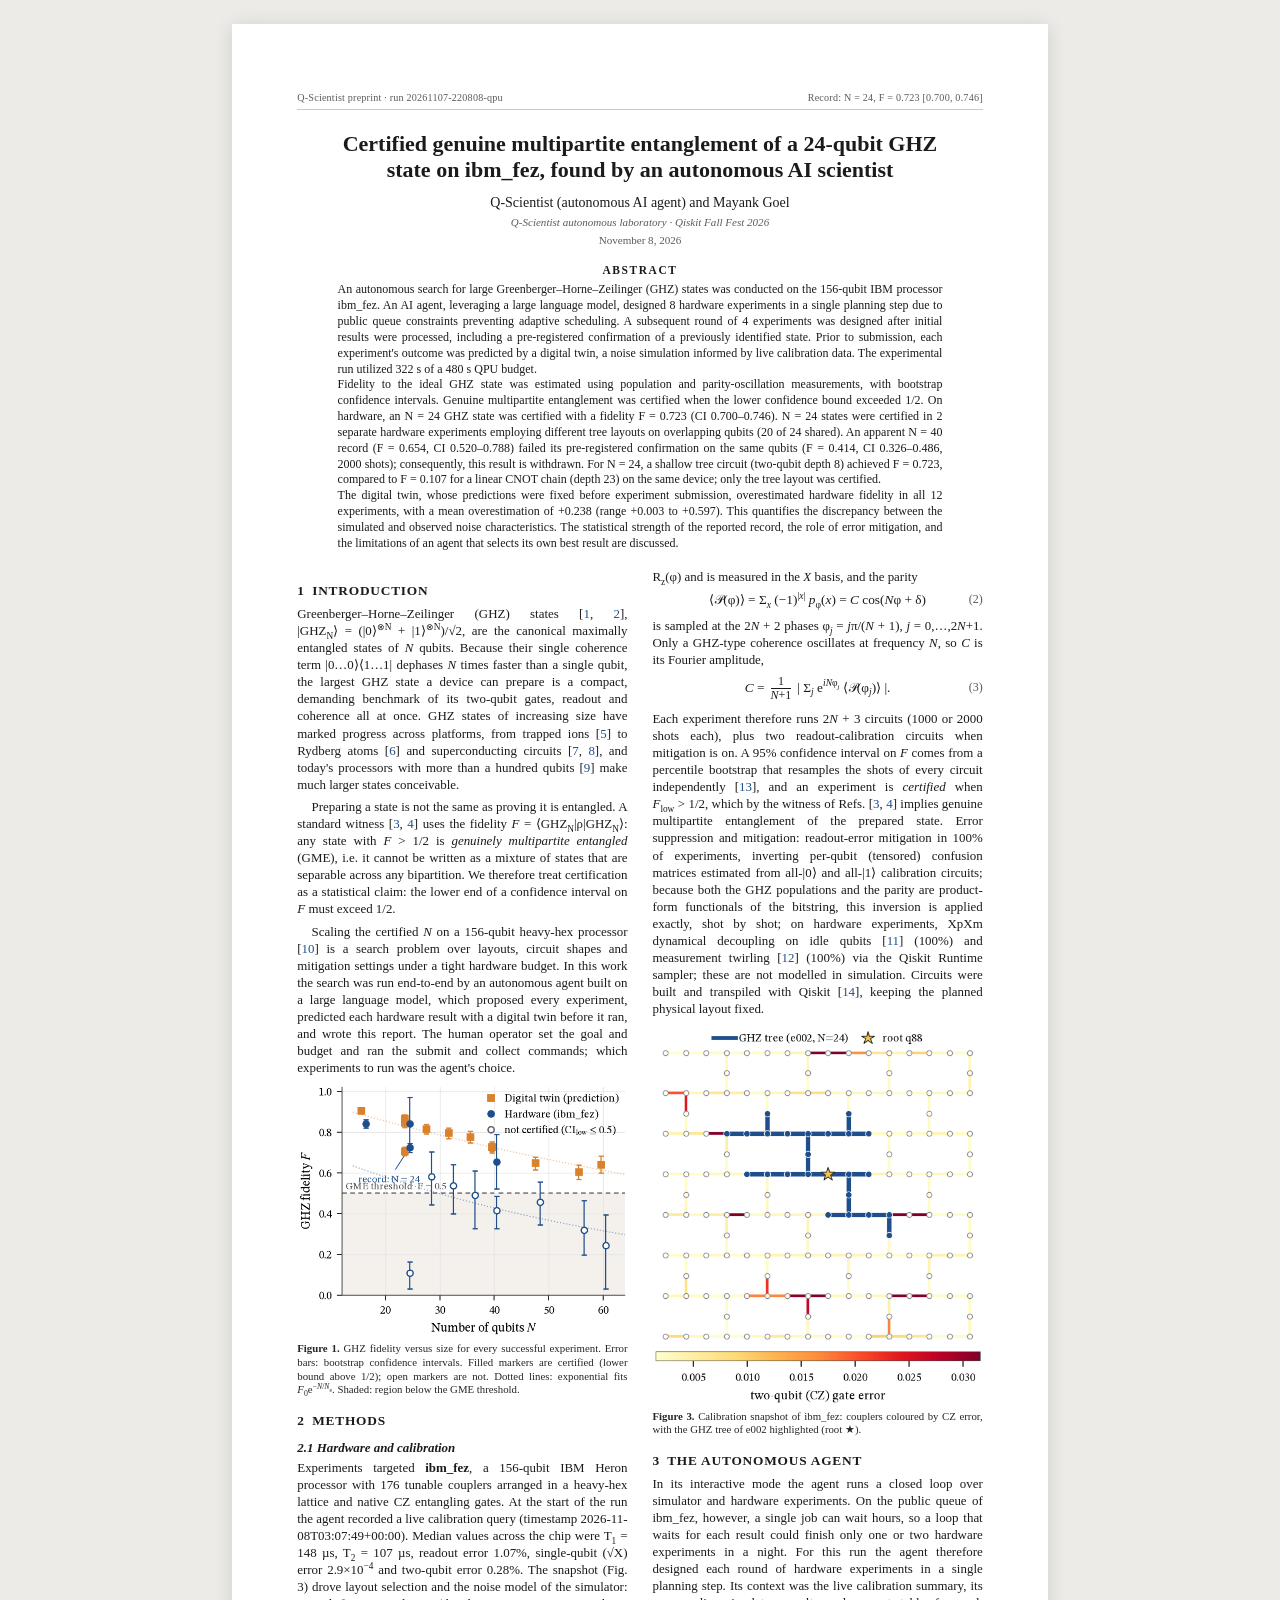
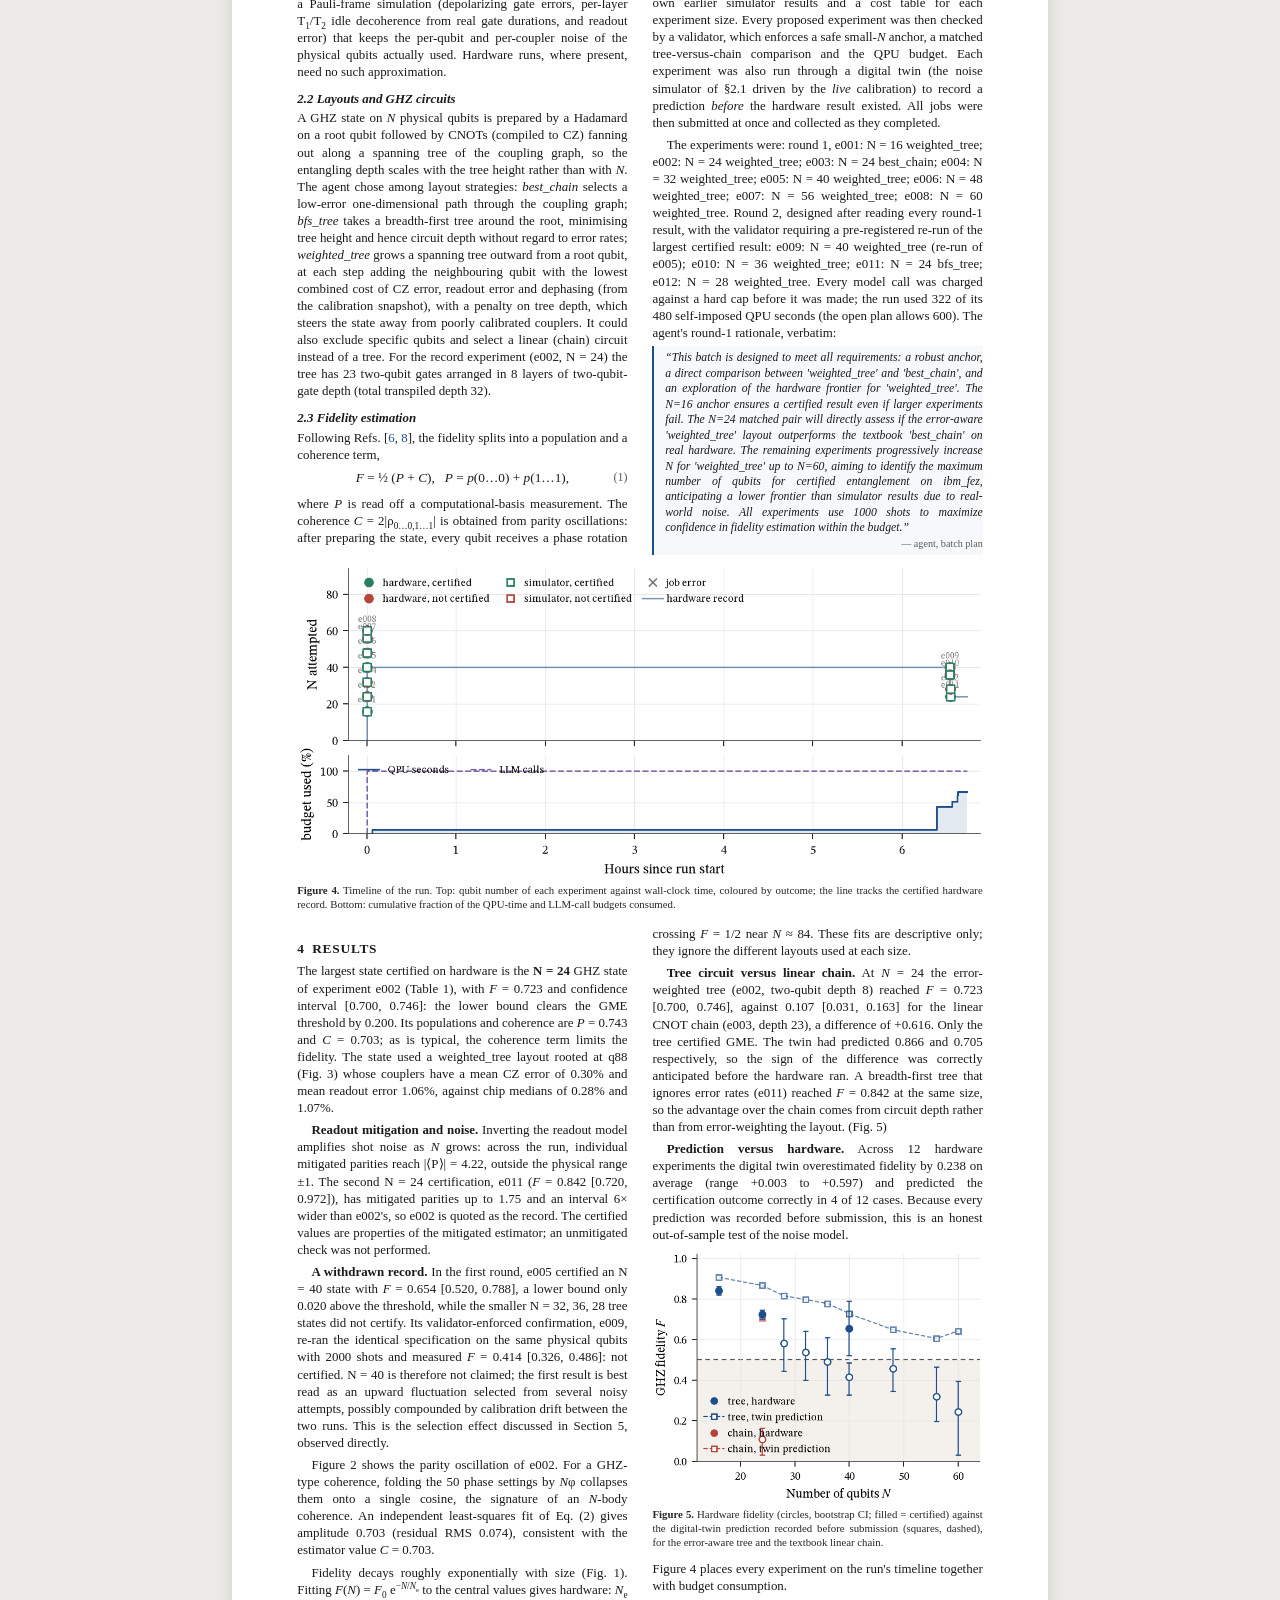
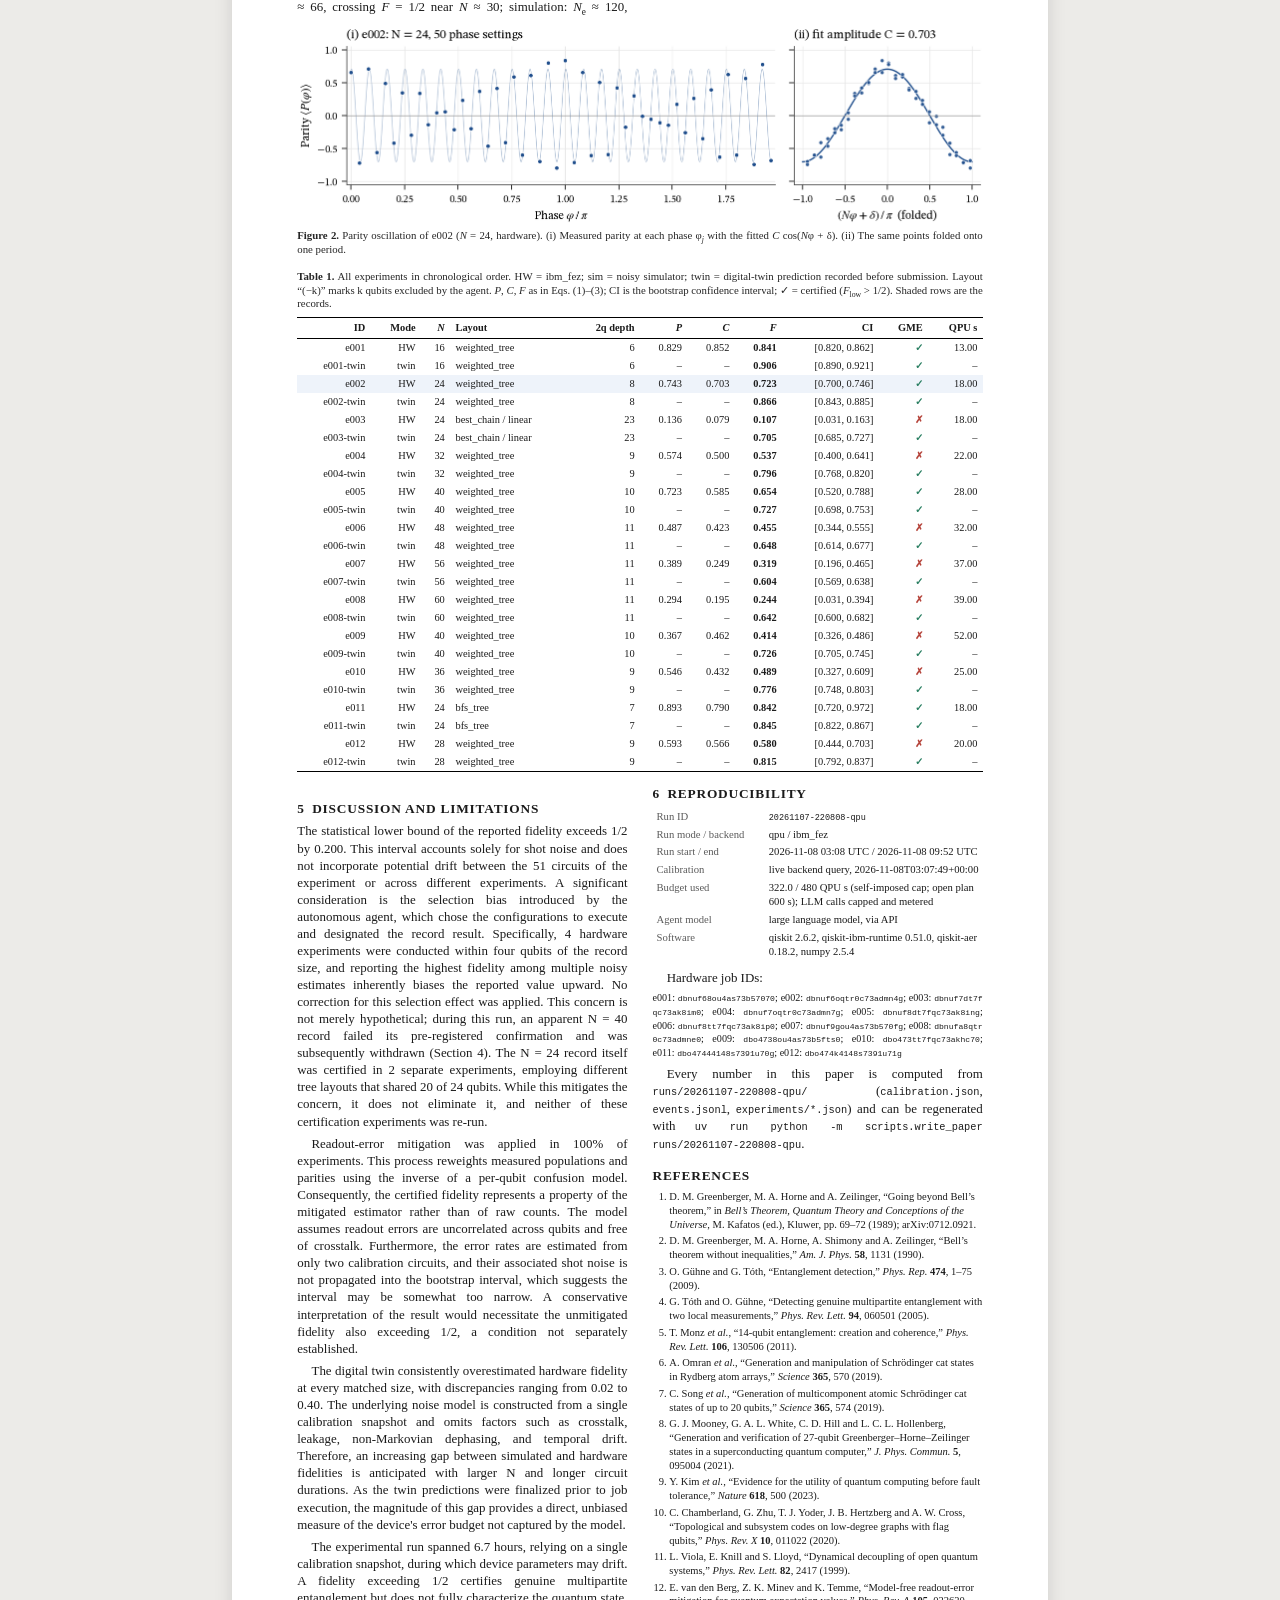
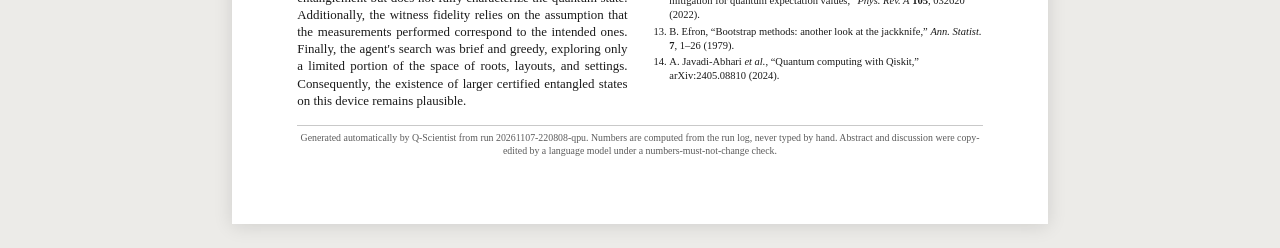
<file: runs/20261107-220808-qpu/paper/paper.html>
<!doctype html>
<html lang="en"><head><meta charset="utf-8">
<meta name="viewport" content="width=device-width, initial-scale=1">
<title>Certified genuine multipartite entanglement of a 24-qubit GHZ state on ibm_fez, found by an autonomous AI scientist</title>
<style>
@page { size: Letter; margin: 0.7in 0.68in 0.75in 0.68in;
  @bottom-center { content: counter(page); font: 8pt 'STIX Two Text', 'Times New Roman', serif; color: #555; } }
:root { --ink: #1b1b1b; --dim: #5b5b5b; --rule: #c9c9c9; --accent: #1f4e8c; }
* { box-sizing: border-box; }
html { background: #ecebe8; }
body { font-family: 'STIX Two Text', 'Times New Roman', Times, serif; font-size: 9.7pt; line-height: 1.32;
  color: var(--ink); background: #fff; max-width: 8.5in; margin: 24px auto; padding: 0.7in 0.68in;
  box-shadow: 0 2px 18px rgba(0,0,0,.12); font-kerning: normal; font-variant-numeric: lining-nums; }
@media print { html { background: #fff; } body { margin: 0; padding: 0; box-shadow: none; max-width: none; } }
.preprint { display: flex; justify-content: space-between; font-size: 7.6pt; color: var(--dim);
  border-bottom: 0.6pt solid var(--rule); padding-bottom: 3pt; margin-bottom: 16pt; letter-spacing: .02em; }
h1 { font-size: 16.5pt; line-height: 1.2; text-align: center; margin: 0 0.25in 8pt; font-weight: 600; }
.authors { text-align: center; font-size: 10.5pt; margin-bottom: 2pt; }
.affil { text-align: center; font-size: 8.3pt; color: var(--dim); font-style: italic; margin-bottom: 2pt; }
.date { text-align: center; font-size: 8.3pt; color: var(--dim); margin-bottom: 12pt; }
.abstract { margin: 0 0.42in 12pt; font-size: 9pt; text-align: justify; hyphens: auto; }
.abstract p { margin: 0; text-indent: 0; }
.abstract h2 { font-size: 8.6pt; text-align: center; text-transform: uppercase; letter-spacing: .14em; margin: 0 0 3pt; }
.cols { column-count: 2; column-gap: 0.26in; text-align: justify; hyphens: auto; orphans: 3; widows: 3; }
h2 { font-size: 10pt; text-transform: uppercase; letter-spacing: .06em; font-weight: 700; margin: 11pt 0 4pt;
  break-after: avoid; text-align: left; }
h3 { font-size: 9.7pt; font-style: italic; font-weight: 600; margin: 7pt 0 2pt; break-after: avoid; text-align: left; }
p { margin: 0 0 4pt; text-indent: 1.1em; }
h2 + p, h3 + p, .eq + p, figure + p, blockquote + p { text-indent: 0; }
.eq { display: flex; justify-content: center; align-items: center; position: relative; margin: 5pt 0 6pt;
  font-size: 10pt; text-align: center; break-inside: avoid; }
.eqn { position: absolute; right: 0; color: var(--dim); font-size: 9pt; }
.frac { display: inline-flex; flex-direction: column; vertical-align: middle; text-align: center; margin: 0 2pt;
  font-size: 0.9em; line-height: 1.1; }
.frac > span:first-child { border-bottom: 0.6pt solid currentColor; padding: 0 2pt; }
.m { white-space: nowrap; }
sub, sup { font-size: 0.72em; line-height: 0; }
a { color: var(--accent); text-decoration: none; }
figure { margin: 6pt 0 8pt; break-inside: avoid; }
figure img { width: 100%; display: block; }
figure.wide { column-span: all; margin: 8pt 0 10pt; }
figcaption { font-size: 8.1pt; line-height: 1.28; margin-top: 3pt; text-align: justify; color: #262626; }
figure.table figcaption { margin: 0 0 4pt; }
blockquote { margin: 4pt 0 6pt; padding: 3pt 0 3pt 8pt; border-left: 1.6pt solid var(--accent);
  font-size: 8.8pt; break-inside: avoid; background: #f6f8fb; }
blockquote p { text-indent: 0; margin: 0; font-style: italic; }
blockquote footer { font-size: 7.6pt; color: var(--dim); text-align: right; margin-top: 1pt; }
table { border-collapse: collapse; width: 100%; font-size: 7.8pt; font-variant-numeric: tabular-nums; }
thead th { border-top: 0.9pt solid #000; border-bottom: 0.6pt solid #000; padding: 2.5pt 4pt; font-weight: 600; text-align: right; }
tbody td { padding: 1.6pt 4pt; text-align: right; white-space: nowrap; }
tbody tr:last-child td { border-bottom: 0.9pt solid #000; }
th.l, td.l { text-align: left; }
tr.rec td { background: #eef3fa; }
.ok { color: #2a7f62; font-weight: 700; } .no { color: #b5443b; font-weight: 700; } .err { color: #7a7a7a; font-style: italic; }
.dim { color: var(--dim); }
table.kv { font-size: 8pt; margin: 2pt 0 6pt; }
table.kv td { text-align: left; white-space: normal; padding: 1.4pt 3pt; vertical-align: top; border: 0; }
table.kv td:first-child { color: var(--dim); width: 34%; }
table.kv tr:last-child td { border-bottom: 0; }
code { font-family: 'SF Mono', Menlo, Consolas, monospace; font-size: 0.8em; }
.jobs code { word-break: break-all; }
p code { overflow-wrap: anywhere; }
.jobs { font-size: 7.6pt; text-indent: 0; }
ol.refs { font-size: 7.9pt; padding-left: 1.6em; margin: 0; text-align: left; }
ol.refs li { margin-bottom: 2pt; }
.colophon { column-span: all; margin-top: 12pt; padding-top: 4pt; border-top: 0.6pt solid var(--rule);
  font-size: 7.4pt; color: var(--dim); text-align: center; }
</style></head>
<body>
<div class="preprint"><span>Q-Scientist preprint · run 20261107-220808-qpu</span><span>Record: N = 24, F = 0.723 [0.700, 0.746]</span></div>
<h1>Certified genuine multipartite entanglement of a 24-qubit GHZ state on ibm_fez, found by an autonomous AI scientist</h1>
<div class="authors">Q-Scientist (autonomous AI agent) and Mayank Goel</div>
<div class="affil">Q-Scientist autonomous laboratory · Qiskit Fall Fest 2026</div>
<div class="date">November 8, 2026</div>
<div class="abstract"><h2>Abstract</h2><p>An autonomous search for large Greenberger–Horne–Zeilinger (GHZ) states was conducted on the 156-qubit IBM processor ibm_fez. An AI agent, leveraging a large language model, designed 8 hardware experiments in a single planning step due to public queue constraints preventing adaptive scheduling. A subsequent round of 4 experiments was designed after initial results were processed, including a pre-registered confirmation of a previously identified state. Prior to submission, each experiment's outcome was predicted by a digital twin, a noise simulation informed by live calibration data. The experimental run utilized 322 s of a 480 s QPU budget.</p>
<p>Fidelity to the ideal GHZ state was estimated using population and parity-oscillation measurements, with bootstrap confidence intervals. Genuine multipartite entanglement was certified when the lower confidence bound exceeded 1/2. On hardware, an N = 24 GHZ state was certified with a fidelity F = 0.723 (CI 0.700–0.746). N = 24 states were certified in 2 separate hardware experiments employing different tree layouts on overlapping qubits (20 of 24 shared). An apparent N = 40 record (F = 0.654, CI 0.520–0.788) failed its pre-registered confirmation on the same qubits (F = 0.414, CI 0.326–0.486, 2000 shots); consequently, this result is withdrawn. For N = 24, a shallow tree circuit (two-qubit depth 8) achieved F = 0.723, compared to F = 0.107 for a linear CNOT chain (depth 23) on the same device; only the tree layout was certified.</p>
<p>The digital twin, whose predictions were fixed before experiment submission, overestimated hardware fidelity in all 12 experiments, with a mean overestimation of +0.238 (range +0.003 to +0.597). This quantifies the discrepancy between the simulated and observed noise characteristics. The statistical strength of the reported record, the role of error mitigation, and the limitations of an agent that selects its own best result are discussed.</p></div>
<div class="cols">
<h2>1&ensp;Introduction</h2>

<p>Greenberger–Horne–Zeilinger (GHZ) states [<a href="#ref-ghz89">1</a>, <a href="#ref-ghz90">2</a>],
<span class="m">|GHZ<sub>N</sub>⟩ = (|0⟩<sup>⊗N</sup> + |1⟩<sup>⊗N</sup>)/√2</span>, are the canonical maximally
entangled states of <i>N</i> qubits. Because their single coherence term
|0…0⟩⟨1…1| dephases <i>N</i> times faster than a single qubit, the largest GHZ state a device can prepare is a
compact, demanding benchmark of its two-qubit gates, readout and coherence all at once. GHZ states of increasing
size have marked progress across platforms, from trapped ions [<a href="#ref-monz11">5</a>] to Rydberg atoms [<a href="#ref-omran19">6</a>]
and superconducting circuits [<a href="#ref-song19">7</a>, <a href="#ref-mooney21">8</a>], and today's processors with more than a hundred qubits [<a href="#ref-kim23">9</a>] make
much larger states conceivable.</p>
<p>Preparing a state is not the same as proving it is entangled. A standard witness [<a href="#ref-guhne09">3</a>, <a href="#ref-toth05">4</a>]
uses the fidelity <i>F</i> = ⟨GHZ<sub>N</sub>|ρ|GHZ<sub>N</sub>⟩: any state with <i>F</i> &gt; 1/2 is
<em>genuinely multipartite entangled</em> (GME), i.e. it cannot be written as a mixture of states that are
separable across any bipartition. We therefore treat certification as a statistical claim:
the lower end of a confidence interval on <i>F</i> must exceed 1/2.</p>
<p>Scaling the certified <i>N</i> on a 156-qubit heavy-hex processor [<a href="#ref-chamberland20">10</a>] is a search
problem over layouts, circuit shapes and mitigation settings under a tight hardware budget. In this work the
search was run end-to-end by an autonomous agent built on a large language model, which proposed every
experiment, predicted each hardware result with a digital twin before it ran, and wrote this report.
The human operator set the goal and budget and ran the submit and collect commands; which experiments to run was the agent's choice.</p>

<figure class="col"><img src="fig_fidelity_vs_n.png" alt="Figure 1"><figcaption><b>Figure 1.</b> GHZ fidelity versus size for every successful experiment. Error bars: bootstrap confidence intervals. Filled markers are certified (lower bound above 1/2); open markers are not. Dotted lines: exponential fits <i>F</i><sub>0</sub>e<sup>−<i>N</i>/<i>N</i><sub>e</sub></sup>. Shaded: region below the GME threshold.</figcaption></figure>
<h2>2&ensp;Methods</h2>

<h3>2.1 Hardware and calibration</h3>
<p>Experiments targeted <b>ibm_fez</b>, a 156-qubit IBM Heron processor with
176 tunable couplers arranged in a heavy-hex lattice and native CZ entangling gates.
At the start of the run the agent recorded a live calibration query (timestamp 2026-11-08T03:07:49+00:00).
Median values across the chip were
T<sub>1</sub> = 148 µs, T<sub>2</sub> = 107 µs,
readout error 1.07%,
single-qubit (√X) error 2.9×10<sup>−4</sup> and
two-qubit error 0.28%. The snapshot (Fig. 3) drove layout
selection and the noise model of the simulator: a Pauli-frame simulation (depolarizing gate errors, per-layer T<sub>1</sub>/T<sub>2</sub> idle
decoherence from real gate durations, and readout error) that keeps the per-qubit and per-coupler noise of
the physical qubits actually used. Hardware runs, where present, need no such approximation.</p>

<h3>2.2 Layouts and GHZ circuits</h3>
<p>A GHZ state on <i>N</i> physical qubits is prepared by a Hadamard on a root qubit followed by CNOTs
(compiled to CZ) fanning out along a spanning tree of the coupling graph, so the entangling depth scales with
the tree height rather than with <i>N</i>. The agent chose among layout strategies: <i>best_chain</i> selects a low-error one-dimensional path through the coupling graph; <i>bfs_tree</i> takes a breadth-first tree around the root, minimising tree height and hence circuit depth without regard to error rates; <i>weighted_tree</i> grows a spanning tree outward from a root qubit, at each step adding the neighbouring qubit with the lowest combined cost of CZ error, readout error and dephasing (from the calibration snapshot), with a penalty on tree depth, which steers the state away from poorly calibrated couplers.
It could also exclude specific qubits and select a linear (chain) circuit instead of a tree. For the record experiment (e002, N = 24) the tree has 23 two-qubit gates arranged in 8 layers of two-qubit-gate depth (total transpiled depth 32).</p>

<h3>2.3 Fidelity estimation</h3>
<p>Following Refs. [<a href="#ref-omran19">6</a>, <a href="#ref-mooney21">8</a>], the fidelity splits into a population and a coherence term,</p>
<div class="eq"><span><i>F</i> = ½ (<i>P</i> + <i>C</i>),&ensp; <i>P</i> = <i>p</i>(0…0) + <i>p</i>(1…1),</span><span class="eqn">(1)</span></div>
<p>where <i>P</i> is read off a computational-basis measurement. The coherence <i>C</i> = 2|ρ<sub>0…0,1…1</sub>| is
obtained from parity oscillations: after preparing the state, every qubit receives a phase rotation
R<sub>z</sub>(φ) and is measured in the <i>X</i> basis, and the parity</p>
<div class="eq"><span>⟨𝒫(φ)⟩ = Σ<sub><i>x</i></sub> (−1)<sup>|<i>x</i>|</sup> <i>p</i><sub>φ</sub>(<i>x</i>) = <i>C</i> cos(<i>N</i>φ + δ)</span><span class="eqn">(2)</span></div>
<p>is sampled at the 2<i>N</i> + 2 phases φ<sub><i>j</i></sub> = <i>j</i>π/(<i>N</i> + 1), <i>j</i> = 0,…,2<i>N</i>+1.
Only a GHZ-type coherence oscillates at frequency <i>N</i>, so <i>C</i> is its Fourier amplitude,</p>
<div class="eq"><span><i>C</i> = <span class="frac"><span>1</span><span><i>N</i>+1</span></span>
 | Σ<sub><i>j</i></sub> e<sup><i>iN</i>φ<sub><i>j</i></sub></sup> ⟨𝒫(φ<sub><i>j</i></sub>)⟩ |.</span><span class="eqn">(3)</span></div>
<p>Each experiment therefore runs 2<i>N</i> + 3 circuits (1000 or 2000 shots each), plus two readout-calibration circuits when
mitigation is on. A 95% confidence interval on <i>F</i> comes from a percentile bootstrap that resamples the shots of
every circuit independently [<a href="#ref-efron79">13</a>], and an experiment is <em>certified</em> when
<span class="m"><i>F</i><sub>low</sub> &gt; 1/2</span>, which by the witness of Refs. [<a href="#ref-guhne09">3</a>, <a href="#ref-toth05">4</a>]
implies genuine multipartite entanglement of the prepared state. Error suppression and mitigation: readout-error mitigation in 100% of experiments, inverting per-qubit (tensored) confusion matrices estimated from all-|0⟩ and all-|1⟩ calibration circuits; because both the GHZ populations and the parity are product-form functionals of the bitstring, this inversion is applied exactly, shot by shot; on hardware experiments, XpXm dynamical decoupling on idle qubits [<a href="#ref-viola99">11</a>] (100%) and measurement twirling [<a href="#ref-vdberg22">12</a>] (100%) via the Qiskit Runtime sampler; these are not modelled in simulation.
Circuits were built and transpiled with Qiskit [<a href="#ref-qiskit24">14</a>], keeping the planned physical layout fixed.</p>

<figure class="col"><img src="fig_chip_map.png" alt="Figure 3"><figcaption><b>Figure 3.</b> Calibration snapshot of ibm_fez: couplers coloured by CZ error, with the GHZ tree of e002 highlighted (root ★).</figcaption></figure>
<h2>3&ensp;The autonomous agent</h2>

<p>In its interactive mode the agent runs a closed loop over simulator and hardware experiments. On the public
queue of ibm_fez, however, a single job can wait hours, so a loop that waits for each result could finish only
one or two hardware experiments in a night. For this run the agent therefore designed each round of hardware experiments in a single
planning step. Its context was the live calibration summary, its own earlier simulator results and a cost table for
each experiment size. Every proposed experiment was then checked by a validator, which enforces a safe small-<i>N</i>
anchor, a matched tree-versus-chain comparison and the QPU budget. Each experiment was also run through a digital
twin (the noise simulator of §2.1 driven by the <em>live</em> calibration) to record a prediction <em>before</em> the
hardware result existed. All jobs were then submitted at once and collected as they completed.</p>
<p>The experiments were: round 1, e001: N = 16 weighted_tree; e002: N = 24 weighted_tree; e003: N = 24 best_chain; e004: N = 32 weighted_tree; e005: N = 40 weighted_tree; e006: N = 48 weighted_tree; e007: N = 56 weighted_tree; e008: N = 60 weighted_tree. Round 2, designed after reading every round-1 result, with the validator requiring a pre-registered re-run of the largest certified result: e009: N = 40 weighted_tree (re-run of e005); e010: N = 36 weighted_tree; e011: N = 24 bfs_tree; e012: N = 28 weighted_tree. Every model call was charged against a hard cap before it was made; the run used 322 of its 480 self-imposed QPU seconds (the open plan allows 600). The agent's round-1 rationale, verbatim:</p>
<blockquote><p>“This batch is designed to meet all requirements: a robust anchor, a direct comparison between 'weighted_tree' and 'best_chain', and an exploration of the hardware frontier for 'weighted_tree'. The N=16 anchor ensures a certified result even if larger experiments fail. The N=24 matched pair will directly assess if the error-aware 'weighted_tree' layout outperforms the textbook 'best_chain' on real hardware. The remaining experiments progressively increase N for 'weighted_tree' up to N=60, aiming to identify the maximum number of qubits for certified entanglement on ibm_fez, anticipating a lower frontier than simulator results due to real-world noise. All experiments use 1000 shots to maximize confidence in fidelity estimation within the budget.”</p><footer>— agent, batch plan</footer></blockquote>

<figure class="wide"><img src="fig_timeline.png" alt="Figure 4"><figcaption><b>Figure 4.</b> Timeline of the run. Top: qubit number of each experiment against wall-clock time, coloured by outcome; the line tracks the certified hardware record. Bottom: cumulative fraction of the QPU-time and LLM-call budgets consumed.</figcaption></figure>
<h2>4&ensp;Results</h2>
<p>The largest state certified on hardware is the <b>N = 24</b> GHZ state of experiment e002 (Table 1), with <i>F</i> = 0.723 and confidence interval [0.700, 0.746]: the lower bound clears the GME threshold by 0.200. Its populations and coherence are <i>P</i> = 0.743 and <i>C</i> = 0.703; as is typical, the coherence term limits the fidelity. The state used a weighted_tree layout rooted at q88 (Fig. 3) whose couplers have a mean CZ error of 0.30% and mean readout error 1.06%, against chip medians of 0.28% and 1.07%.</p>
<p><b>Readout mitigation and noise.</b> Inverting the readout model amplifies shot noise as <i>N</i> grows: across the run, individual mitigated parities reach |⟨P⟩| = 4.22, outside the physical range ±1. The second N = 24 certification, e011 (<i>F</i> = 0.842 [0.720, 0.972]), has mitigated parities up to 1.75 and an interval 6× wider than e002's, so e002 is quoted as the record. The certified values are properties of the mitigated estimator; an unmitigated check was not performed.</p>
<p><b>A withdrawn record.</b> In the first round, e005 certified an N = 40 state with <i>F</i> = 0.654 [0.520, 0.788], a lower bound only 0.020 above the threshold, while the smaller N = 32, 36, 28 tree states did not certify. Its validator-enforced confirmation, e009, re-ran the identical specification on the same physical qubits with 2000 shots and measured <i>F</i> = 0.414 [0.326, 0.486]: not certified. N = 40 is therefore not claimed; the first result is best read as an upward fluctuation selected from several noisy attempts, possibly compounded by calibration drift between the two runs. This is the selection effect discussed in Section 5, observed directly.</p>
<p>Figure 2 shows the parity oscillation of e002. For a GHZ-type coherence, folding the 50 phase settings by <i>N</i>φ collapses them onto a single cosine, the signature of an <i>N</i>-body coherence. An independent least-squares fit of Eq. (2) gives amplitude 0.703 (residual RMS 0.074), consistent with the estimator value <i>C</i> = 0.703.</p>
<p>Fidelity decays roughly exponentially with size (Fig. 1). Fitting <i>F</i>(<i>N</i>) = <i>F</i><sub>0</sub> e<sup>−<i>N</i>/<i>N</i><sub>e</sub></sup> to the central values gives hardware: <i>N</i><sub>e</sub> ≈ 66, crossing <i>F</i> = 1/2 near <i>N</i> ≈ 30; simulation: <i>N</i><sub>e</sub> ≈ 120, crossing <i>F</i> = 1/2 near <i>N</i> ≈ 84. These fits are descriptive only; they ignore the different layouts used at each size.</p>
<p><b>Tree circuit versus linear chain.</b> At <i>N</i> = 24 the error-weighted tree (e002, two-qubit depth 8) reached <i>F</i> = 0.723 [0.700, 0.746], against 0.107 [0.031, 0.163] for the linear CNOT chain (e003, depth 23), a difference of +0.616. Only the tree certified GME. The twin had predicted 0.866 and 0.705 respectively, so the sign of the difference was correctly anticipated before the hardware ran. A breadth-first tree that ignores error rates (e011) reached <i>F</i> = 0.842 at the same size, so the advantage over the chain comes from circuit depth rather than from error-weighting the layout. (Fig. 5)</p>
<p><b>Prediction versus hardware.</b> Across 12 hardware experiments the digital twin overestimated fidelity by 0.238 on average (range +0.003 to +0.597) and predicted the certification outcome correctly in 4 of 12 cases. Because every prediction was recorded before submission, this is an honest out-of-sample test of the noise model.</p>
<figure class="col"><img src="fig_twin_layout.png" alt="Figure 5"><figcaption><b>Figure 5.</b> Hardware fidelity (circles, bootstrap CI; filled = certified) against the digital-twin prediction recorded before submission (squares, dashed), for the error-aware tree and the textbook linear chain.</figcaption></figure>
<p>Figure 4 places every experiment on the run's timeline together with budget consumption.</p>
<figure class="wide"><img src="fig_parity.png" alt="Figure 2"><figcaption><b>Figure 2.</b> Parity oscillation of e002 (<i>N</i> = 24, hardware). (i) Measured parity at each phase φ<sub><i>j</i></sub> with the fitted <i>C</i> cos(<i>N</i>φ + δ). (ii) The same points folded onto one period.</figcaption></figure>

<figure class="wide table">
<figcaption><b>Table 1.</b> All experiments in chronological order. HW = ibm_fez; sim = noisy simulator; twin = digital-twin prediction recorded before submission.
Layout “(−k)” marks k qubits excluded by the agent. <i>P</i>, <i>C</i>, <i>F</i> as in Eqs. (1)–(3); CI is the
bootstrap confidence interval; ✓ = certified (<i>F</i><sub>low</sub> &gt; 1/2). Shaded rows are the records.</figcaption>
<table>
<thead><tr><th>ID</th><th>Mode</th><th><i>N</i></th><th class="l">Layout</th><th>2q depth</th><th><i>P</i></th><th><i>C</i></th><th><i>F</i></th><th>CI</th><th>GME</th><th>QPU s</th></tr></thead>
<tbody><tr><td>e001</td><td>HW</td><td>16</td><td class='l'>weighted_tree</td><td>6</td><td>0.829</td><td>0.852</td><td><b>0.841</b></td><td>[0.820, 0.862]</td><td><span class="ok">✓</span></td><td>13.00</td></tr><tr><td>e001-twin</td><td>twin</td><td>16</td><td class='l'>weighted_tree</td><td>6</td><td>–</td><td>–</td><td><b>0.906</b></td><td>[0.890, 0.921]</td><td><span class="ok">✓</span></td><td>–</td></tr><tr class="rec"><td>e002</td><td>HW</td><td>24</td><td class='l'>weighted_tree</td><td>8</td><td>0.743</td><td>0.703</td><td><b>0.723</b></td><td>[0.700, 0.746]</td><td><span class="ok">✓</span></td><td>18.00</td></tr><tr><td>e002-twin</td><td>twin</td><td>24</td><td class='l'>weighted_tree</td><td>8</td><td>–</td><td>–</td><td><b>0.866</b></td><td>[0.843, 0.885]</td><td><span class="ok">✓</span></td><td>–</td></tr><tr><td>e003</td><td>HW</td><td>24</td><td class='l'>best_chain / linear</td><td>23</td><td>0.136</td><td>0.079</td><td><b>0.107</b></td><td>[0.031, 0.163]</td><td><span class="no">✗</span></td><td>18.00</td></tr><tr><td>e003-twin</td><td>twin</td><td>24</td><td class='l'>best_chain / linear</td><td>23</td><td>–</td><td>–</td><td><b>0.705</b></td><td>[0.685, 0.727]</td><td><span class="ok">✓</span></td><td>–</td></tr><tr><td>e004</td><td>HW</td><td>32</td><td class='l'>weighted_tree</td><td>9</td><td>0.574</td><td>0.500</td><td><b>0.537</b></td><td>[0.400, 0.641]</td><td><span class="no">✗</span></td><td>22.00</td></tr><tr><td>e004-twin</td><td>twin</td><td>32</td><td class='l'>weighted_tree</td><td>9</td><td>–</td><td>–</td><td><b>0.796</b></td><td>[0.768, 0.820]</td><td><span class="ok">✓</span></td><td>–</td></tr><tr><td>e005</td><td>HW</td><td>40</td><td class='l'>weighted_tree</td><td>10</td><td>0.723</td><td>0.585</td><td><b>0.654</b></td><td>[0.520, 0.788]</td><td><span class="ok">✓</span></td><td>28.00</td></tr><tr><td>e005-twin</td><td>twin</td><td>40</td><td class='l'>weighted_tree</td><td>10</td><td>–</td><td>–</td><td><b>0.727</b></td><td>[0.698, 0.753]</td><td><span class="ok">✓</span></td><td>–</td></tr><tr><td>e006</td><td>HW</td><td>48</td><td class='l'>weighted_tree</td><td>11</td><td>0.487</td><td>0.423</td><td><b>0.455</b></td><td>[0.344, 0.555]</td><td><span class="no">✗</span></td><td>32.00</td></tr><tr><td>e006-twin</td><td>twin</td><td>48</td><td class='l'>weighted_tree</td><td>11</td><td>–</td><td>–</td><td><b>0.648</b></td><td>[0.614, 0.677]</td><td><span class="ok">✓</span></td><td>–</td></tr><tr><td>e007</td><td>HW</td><td>56</td><td class='l'>weighted_tree</td><td>11</td><td>0.389</td><td>0.249</td><td><b>0.319</b></td><td>[0.196, 0.465]</td><td><span class="no">✗</span></td><td>37.00</td></tr><tr><td>e007-twin</td><td>twin</td><td>56</td><td class='l'>weighted_tree</td><td>11</td><td>–</td><td>–</td><td><b>0.604</b></td><td>[0.569, 0.638]</td><td><span class="ok">✓</span></td><td>–</td></tr><tr><td>e008</td><td>HW</td><td>60</td><td class='l'>weighted_tree</td><td>11</td><td>0.294</td><td>0.195</td><td><b>0.244</b></td><td>[0.031, 0.394]</td><td><span class="no">✗</span></td><td>39.00</td></tr><tr><td>e008-twin</td><td>twin</td><td>60</td><td class='l'>weighted_tree</td><td>11</td><td>–</td><td>–</td><td><b>0.642</b></td><td>[0.600, 0.682]</td><td><span class="ok">✓</span></td><td>–</td></tr><tr><td>e009</td><td>HW</td><td>40</td><td class='l'>weighted_tree</td><td>10</td><td>0.367</td><td>0.462</td><td><b>0.414</b></td><td>[0.326, 0.486]</td><td><span class="no">✗</span></td><td>52.00</td></tr><tr><td>e009-twin</td><td>twin</td><td>40</td><td class='l'>weighted_tree</td><td>10</td><td>–</td><td>–</td><td><b>0.726</b></td><td>[0.705, 0.745]</td><td><span class="ok">✓</span></td><td>–</td></tr><tr><td>e010</td><td>HW</td><td>36</td><td class='l'>weighted_tree</td><td>9</td><td>0.546</td><td>0.432</td><td><b>0.489</b></td><td>[0.327, 0.609]</td><td><span class="no">✗</span></td><td>25.00</td></tr><tr><td>e010-twin</td><td>twin</td><td>36</td><td class='l'>weighted_tree</td><td>9</td><td>–</td><td>–</td><td><b>0.776</b></td><td>[0.748, 0.803]</td><td><span class="ok">✓</span></td><td>–</td></tr><tr><td>e011</td><td>HW</td><td>24</td><td class='l'>bfs_tree</td><td>7</td><td>0.893</td><td>0.790</td><td><b>0.842</b></td><td>[0.720, 0.972]</td><td><span class="ok">✓</span></td><td>18.00</td></tr><tr><td>e011-twin</td><td>twin</td><td>24</td><td class='l'>bfs_tree</td><td>7</td><td>–</td><td>–</td><td><b>0.845</b></td><td>[0.822, 0.867]</td><td><span class="ok">✓</span></td><td>–</td></tr><tr><td>e012</td><td>HW</td><td>28</td><td class='l'>weighted_tree</td><td>9</td><td>0.593</td><td>0.566</td><td><b>0.580</b></td><td>[0.444, 0.703]</td><td><span class="no">✗</span></td><td>20.00</td></tr><tr><td>e012-twin</td><td>twin</td><td>28</td><td class='l'>weighted_tree</td><td>9</td><td>–</td><td>–</td><td><b>0.815</b></td><td>[0.792, 0.837]</td><td><span class="ok">✓</span></td><td>–</td></tr></tbody>
</table>
</figure>
<h2>5&ensp;Discussion and limitations</h2>
<p>The statistical lower bound of the reported fidelity exceeds 1/2 by 0.200. This interval accounts solely for shot noise and does not incorporate potential drift between the 51 circuits of the experiment or across different experiments. A significant consideration is the selection bias introduced by the autonomous agent, which chose the configurations to execute and designated the record result. Specifically, 4 hardware experiments were conducted within four qubits of the record size, and reporting the highest fidelity among multiple noisy estimates inherently biases the reported value upward. No correction for this selection effect was applied. This concern is not merely hypothetical; during this run, an apparent N = 40 record failed its pre-registered confirmation and was subsequently withdrawn (Section 4). The N = 24 record itself was certified in 2 separate experiments, employing different tree layouts that shared 20 of 24 qubits. While this mitigates the concern, it does not eliminate it, and neither of these certification experiments was re-run.</p>
<p>Readout-error mitigation was applied in 100% of experiments. This process reweights measured populations and parities using the inverse of a per-qubit confusion model. Consequently, the certified fidelity represents a property of the mitigated estimator rather than of raw counts. The model assumes readout errors are uncorrelated across qubits and free of crosstalk. Furthermore, the error rates are estimated from only two calibration circuits, and their associated shot noise is not propagated into the bootstrap interval, which suggests the interval may be somewhat too narrow. A conservative interpretation of the result would necessitate the unmitigated fidelity also exceeding 1/2, a condition not separately established.</p>
<p>The digital twin consistently overestimated hardware fidelity at every matched size, with discrepancies ranging from 0.02 to 0.40. The underlying noise model is constructed from a single calibration snapshot and omits factors such as crosstalk, leakage, non-Markovian dephasing, and temporal drift. Therefore, an increasing gap between simulated and hardware fidelities is anticipated with larger N and longer circuit durations. As the twin predictions were finalized prior to job execution, the magnitude of this gap provides a direct, unbiased measure of the device's error budget not captured by the model.</p>
<p>The experimental run spanned 6.7 hours, relying on a single calibration snapshot, during which device parameters may drift. A fidelity exceeding 1/2 certifies genuine multipartite entanglement but does not fully characterize the quantum state. Additionally, the witness fidelity relies on the assumption that the measurements performed correspond to the intended ones. Finally, the agent's search was brief and greedy, exploring only a limited portion of the space of roots, layouts, and settings. Consequently, the existence of larger certified entangled states on this device remains plausible.</p>
<h2>6&ensp;Reproducibility</h2>

<table class="kv">
<tr><td>Run ID</td><td><code>20261107-220808-qpu</code></td></tr>
<tr><td>Run mode / backend</td><td>qpu / ibm_fez</td></tr>
<tr><td>Run start / end</td><td>2026-11-08 03:08 UTC / 2026-11-08 09:52 UTC</td></tr>
<tr><td>Calibration</td><td>live backend query, 2026-11-08T03:07:49+00:00</td></tr>
<tr><td>Budget used</td><td>322.0 / 480 QPU s (self-imposed cap; open plan 600 s); LLM calls capped and metered</td></tr>
<tr><td>Agent model</td><td>large language model, via API</td></tr>
<tr><td>Software</td><td>qiskit 2.6.2, qiskit-ibm-runtime 0.51.0, qiskit-aer 0.18.2, numpy 2.5.4</td></tr>
</table>
<p>Hardware job IDs:</p>
<p class='jobs'>e001: <code>dbnuf68ou4as73b57070</code>; e002: <code>dbnuf6oqtr0c73admn4g</code>; e003: <code>dbnuf7dt7fqc73ak8im0</code>; e004: <code>dbnuf7oqtr0c73admn7g</code>; e005: <code>dbnuf8dt7fqc73ak8ing</code>; e006: <code>dbnuf8tt7fqc73ak8ip0</code>; e007: <code>dbnuf9gou4as73b570fg</code>; e008: <code>dbnufa8qtr0c73admne0</code>; e009: <code>dbo4738ou4as73b5fts0</code>; e010: <code>dbo473tt7fqc73akhc70</code>; e011: <code>dbo47444148s7391u70g</code>; e012: <code>dbo474k4148s7391u71g</code></p>
<p>Every number in this paper is computed from <code>runs/20261107-220808-qpu/</code> (<code>calibration.json</code>,
<code>events.jsonl</code>, <code>experiments/*.json</code>) and can be regenerated with
<code>uv run python -m scripts.write_paper runs/20261107-220808-qpu</code>.</p>

<h2>References</h2>
<ol class="refs"><li id="ref-ghz89">D. M. Greenberger, M. A. Horne and A. Zeilinger, “Going beyond Bell’s theorem,” in <i>Bell’s Theorem, Quantum Theory and Conceptions of the Universe</i>, M. Kafatos (ed.), Kluwer, pp. 69–72 (1989); arXiv:0712.0921.</li>
<li id="ref-ghz90">D. M. Greenberger, M. A. Horne, A. Shimony and A. Zeilinger, “Bell’s theorem without inequalities,” <i>Am. J. Phys.</i> <b>58</b>, 1131 (1990).</li>
<li id="ref-guhne09">O. Gühne and G. Tóth, “Entanglement detection,” <i>Phys. Rep.</i> <b>474</b>, 1–75 (2009).</li>
<li id="ref-toth05">G. Tóth and O. Gühne, “Detecting genuine multipartite entanglement with two local measurements,” <i>Phys. Rev. Lett.</i> <b>94</b>, 060501 (2005).</li>
<li id="ref-monz11">T. Monz <i>et al.</i>, “14-qubit entanglement: creation and coherence,” <i>Phys. Rev. Lett.</i> <b>106</b>, 130506 (2011).</li>
<li id="ref-omran19">A. Omran <i>et al.</i>, “Generation and manipulation of Schrödinger cat states in Rydberg atom arrays,” <i>Science</i> <b>365</b>, 570 (2019).</li>
<li id="ref-song19">C. Song <i>et al.</i>, “Generation of multicomponent atomic Schrödinger cat states of up to 20 qubits,” <i>Science</i> <b>365</b>, 574 (2019).</li>
<li id="ref-mooney21">G. J. Mooney, G. A. L. White, C. D. Hill and L. C. L. Hollenberg, “Generation and verification of 27-qubit Greenberger–Horne–Zeilinger states in a superconducting quantum computer,” <i>J. Phys. Commun.</i> <b>5</b>, 095004 (2021).</li>
<li id="ref-kim23">Y. Kim <i>et al.</i>, “Evidence for the utility of quantum computing before fault tolerance,” <i>Nature</i> <b>618</b>, 500 (2023).</li>
<li id="ref-chamberland20">C. Chamberland, G. Zhu, T. J. Yoder, J. B. Hertzberg and A. W. Cross, “Topological and subsystem codes on low-degree graphs with flag qubits,” <i>Phys. Rev. X</i> <b>10</b>, 011022 (2020).</li>
<li id="ref-viola99">L. Viola, E. Knill and S. Lloyd, “Dynamical decoupling of open quantum systems,” <i>Phys. Rev. Lett.</i> <b>82</b>, 2417 (1999).</li>
<li id="ref-vdberg22">E. van den Berg, Z. K. Minev and K. Temme, “Model-free readout-error mitigation for quantum expectation values,” <i>Phys. Rev. A</i> <b>105</b>, 032620 (2022).</li>
<li id="ref-efron79">B. Efron, “Bootstrap methods: another look at the jackknife,” <i>Ann. Statist.</i> <b>7</b>, 1–26 (1979).</li>
<li id="ref-qiskit24">A. Javadi-Abhari <i>et al.</i>, “Quantum computing with Qiskit,” arXiv:2405.08810 (2024).</li></ol>
<div class="colophon">Generated automatically by Q-Scientist from run 20261107-220808-qpu. Numbers are computed from the run log, never typed by hand.
Abstract and discussion were copy-edited by a language model under a numbers-must-not-change check.</div>
</div>
</body></html>
</file>
